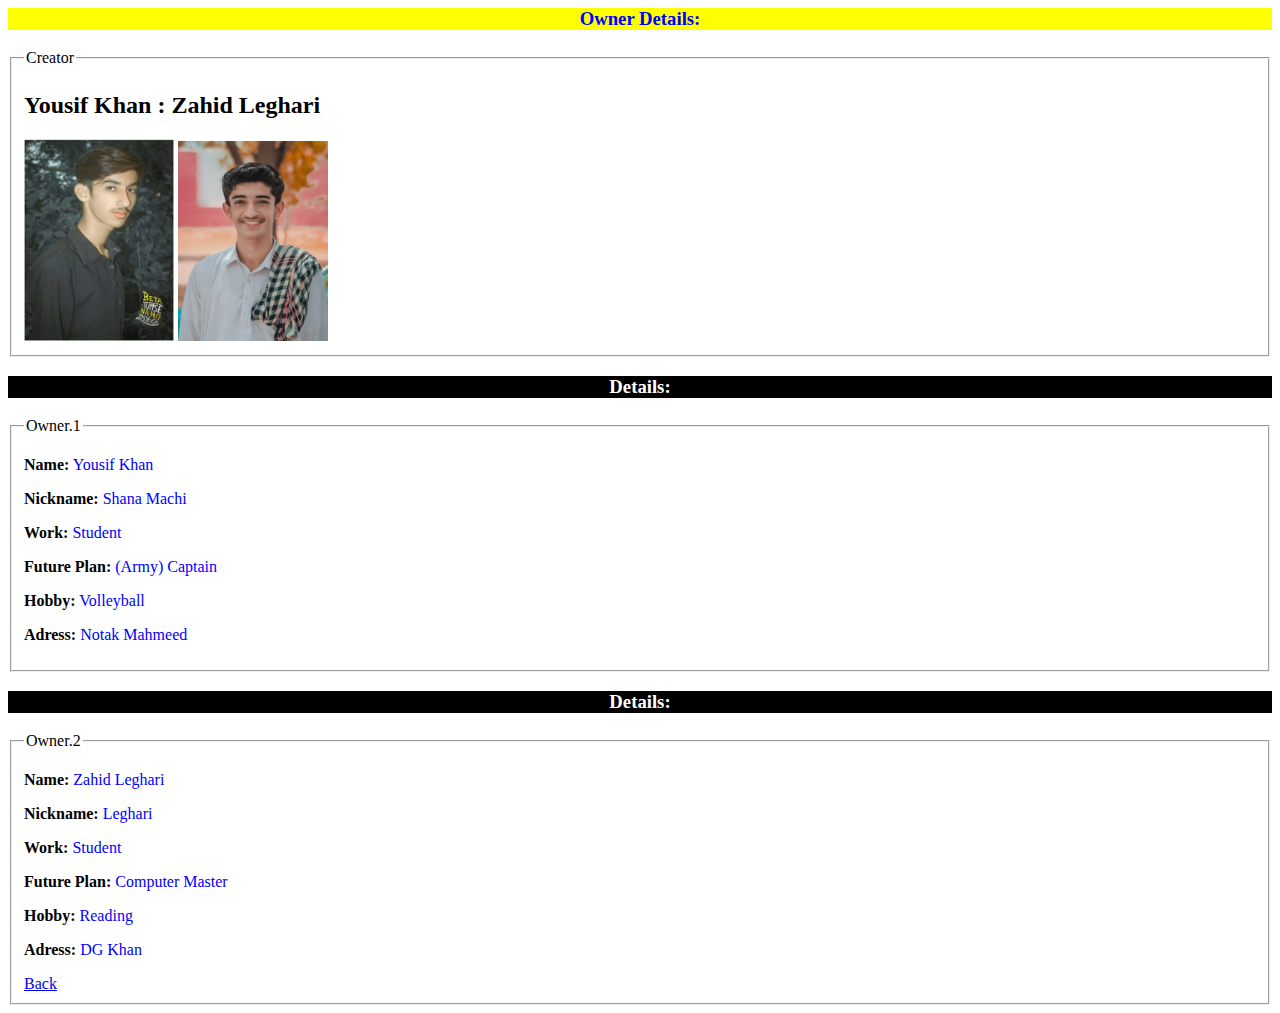
<file: Creator.html>
<!DOCTYPE>
<html lang="en">
<head> 
</head>
<body>
<h3 style="text-align:center;color:blue;background-color:yellow">Owner Details:</h3>
  <fieldset>
    <legend>Creator</legend>
  <h2>Yousif Khan : Zahid Leghari</h2> 
<img src="Y2.jpg" alt="My Photo" width=150 height="202">

<img src="z2.jpg" alt="My Photo" width=150 height="200">
</fieldset>


</head>
<body>
    <div class="info-box">
        <h3 style=text-align:center;color:white;background-color:black>Details:</h3>
        <fieldset>
          <legend>Owner.1</legend>
        <p style=color:black><strong>Name:</strong> 
        <span class="name" style=color:blue> Yousif Khan</span></p>
        <p style=color:black><strong>Nickname:</strong> <span class="nickname" style="color:blue">Shana Machi</span></p>
        <p style=color:black><strong>Work:</strong> <span class="work"style="color:blue">Student</span></p>
        <p style=color:black><strong>Future Plan:</strong>
        <span class="future plan" style="color:blue" style="color:blue">(Army) Captain</span></p>
        <p style=color:black><strong>Hobby:</strong>
        <span class="Volleyball"style="color:blue">Volleyball</span></p>
           <p style=color:black><strong>Adress:</strong>
        <span class="adress"style="color:blue">Notak Mahmeed</span></p>
    </div>
            <h3 style=text-align:center;color:white;background-color:black>Details:</h3>
            <fieldset>
          <legend>Owner.2</legend>
        <p style=color:black><strong>Name:</strong> 
        <span class="name" style=color:blue> Zahid Leghari</span></p>
        <p style=color:black><strong>Nickname:</strong> <span class="nickname" style="color:blue">Leghari</span></p>
        <p style=color:black><strong>Work:</strong> <span class="work"style="color:blue">Student</span></p>
        <p style=color:black><strong>Future Plan:</strong>
        <span class="future plan" style="color:blue" style="color:blue">Computer Master</span></p>
        <p style=color:black><strong>Hobby:</strong>
        <span class="Volleyball"style="color:blue">Reading</span></p>
                   <p style=color:black><strong>Adress:</strong>
        <span class="adress"style="color:blue">DG Khan</span></p>
    </div>
        <a href="subpage.html">Back</a>
    
    


</body>
</html>
</file>
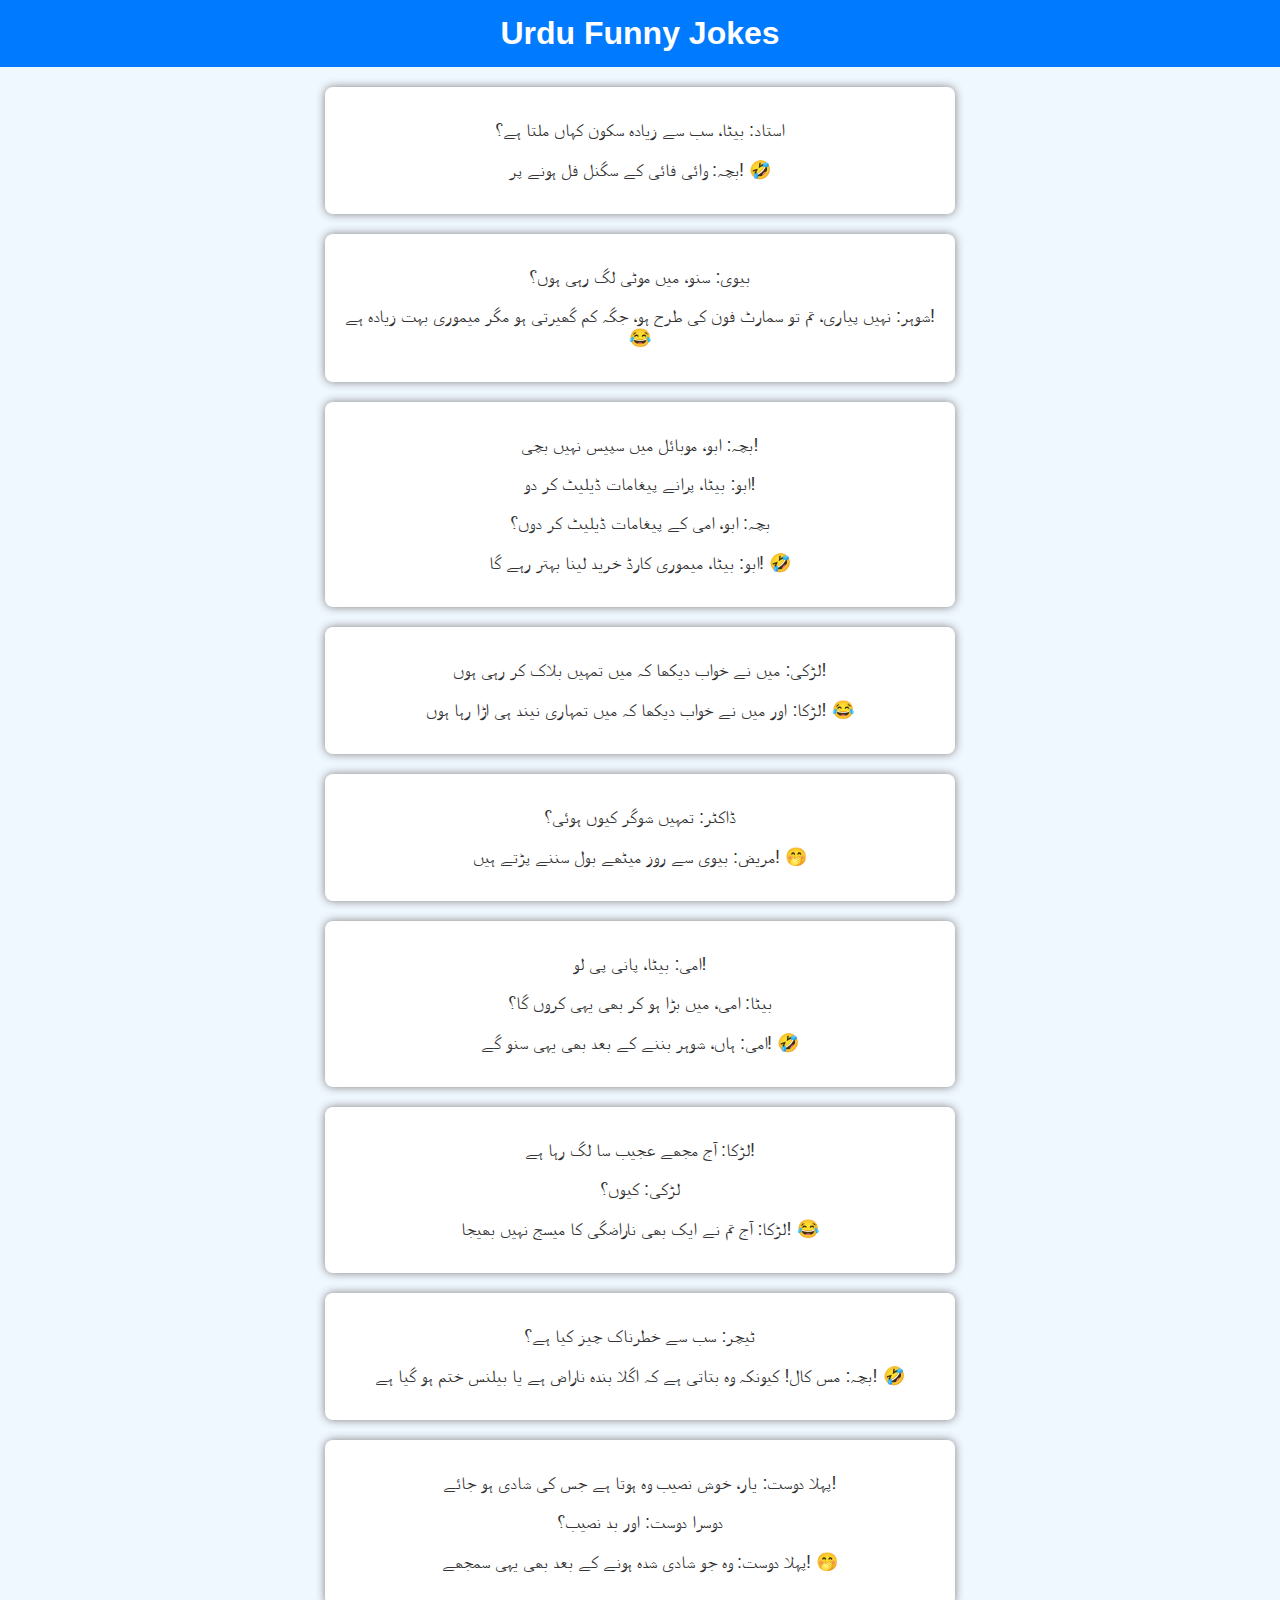
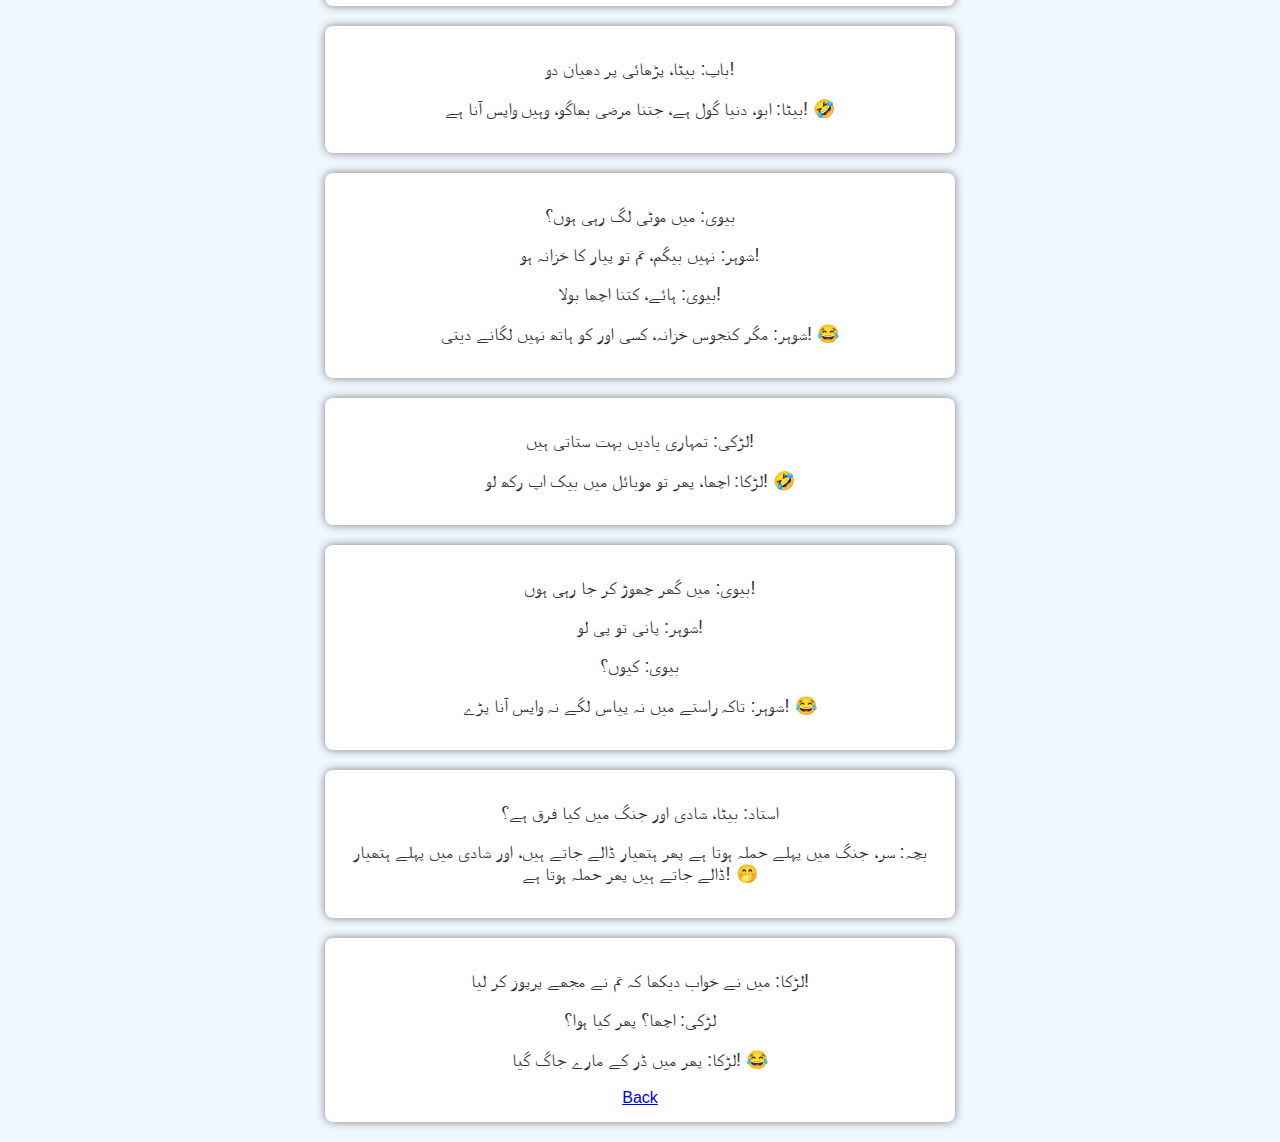
<file: jokes.html>
<!DOCTYPE html>
<html lang="ur">
<head>
    <meta charset="UTF-8">
    <meta name="viewport" content="width=device-width, initial-scale=1.0">
    <title>Funny Urdu Jokes</title>
    <style>
        body {
            font-family: 'Noto Nastaliq Urdu', Arial, sans-serif;
            text-align: center;
            background-color: #f0f8ff;
            margin: 0;
            padding: 0;
        }
        h1 {
            background-color: #007bff;
            color: white;
            padding: 15px;
            margin: 0;
        }
        .joke-container {
            width: 80%;
            max-width: 600px;
            margin: 20px auto;
            padding: 15px;
            background-color: white;
            border-radius: 8px;
            box-shadow: 0px 0px 10px gray;
        }
        p {
            font-size: 18px;
            color: #333;
        }
    </style>
</head>
<body>

    <h1>Urdu Funny Jokes</h1>

    <div class="joke-container">
        <p>استاد: بیٹا، سب سے زیادہ سکون کہاں ملتا ہے؟</p>
        <p>بچہ: وائی فائی کے سگنل فل ہونے پر! 🤣</p>
    </div>

    <div class="joke-container">
        <p>بیوی: سنو، میں موٹی لگ رہی ہوں؟</p>
        <p>شوہر: نہیں پیاری، تم تو سمارٹ فون کی طرح ہو، جگہ کم گھیرتی ہو مگر میموری بہت زیادہ ہے! 😂</p>
    </div>

    <div class="joke-container">
        <p>بچہ: ابو، موبائل میں سپیس نہیں بچی!</p>
        <p>ابو: بیٹا، پرانے پیغامات ڈیلیٹ کر دو!</p>
        <p>بچہ: ابو، امی کے پیغامات ڈیلیٹ کر دوں؟</p>
        <p>ابو: بیٹا، میموری کارڈ خرید لینا بہتر رہے گا! 🤣</p>
    </div>

    <div class="joke-container">
        <p>لڑکی: میں نے خواب دیکھا کہ میں تمہیں بلاک کر رہی ہوں!</p>
        <p>لڑکا: اور میں نے خواب دیکھا کہ میں تمہاری نیند ہی اڑا رہا ہوں! 😂</p>
    </div>

    <div class="joke-container">
        <p>ڈاکٹر: تمہیں شوگر کیوں ہوئی؟</p>
        <p>مریض: بیوی سے روز میٹھے بول سننے پڑتے ہیں! 🤭</p>
    </div>

    <div class="joke-container">
        <p>امی: بیٹا، پانی پی لو!</p>
        <p>بیٹا: امی، میں بڑا ہو کر بھی یہی کروں گا؟</p>
        <p>امی: ہاں، شوہر بننے کے بعد بھی یہی سنو گے! 🤣</p>
    </div>

    <div class="joke-container">
        <p>لڑکا: آج مجھے عجیب سا لگ رہا ہے!</p>
        <p>لڑکی: کیوں؟</p>
        <p>لڑکا: آج تم نے ایک بھی ناراضگی کا میسج نہیں بھیجا! 😂</p>
    </div>

    <div class="joke-container">
        <p>ٹیچر: سب سے خطرناک چیز کیا ہے؟</p>
        <p>بچہ: مس کال! کیونکہ وہ بتاتی ہے کہ اگلا بندہ ناراض ہے یا بیلنس ختم ہو گیا ہے! 🤣</p>
    </div>

    <div class="joke-container">
        <p>پہلا دوست: یار، خوش نصیب وہ ہوتا ہے جس کی شادی ہو جائے!</p>
        <p>دوسرا دوست: اور بد نصیب؟</p>
        <p>پہلا دوست: وہ جو شادی شدہ ہونے کے بعد بھی یہی سمجھے! 🤭</p>
    </div>

    <div class="joke-container">
        <p>باپ: بیٹا، پڑھائی پر دھیان دو!</p>
        <p>بیٹا: ابو، دنیا گول ہے، جتنا مرضی بھاگو، وہیں واپس آنا ہے! 🤣</p>
    </div>

    <div class="joke-container">
        <p>بیوی: میں موٹی لگ رہی ہوں؟</p>
        <p>شوہر: نہیں بیگم، تم تو پیار کا خزانہ ہو!</p>
        <p>بیوی: ہائے، کتنا اچھا بولا!</p>
        <p>شوہر: مگر کنجوس خزانہ، کسی اور کو ہاتھ نہیں لگانے دیتی! 😂</p>
    </div>

    <div class="joke-container">
        <p>لڑکی: تمہاری یادیں بہت ستاتی ہیں!</p>
        <p>لڑکا: اچھا، پھر تو موبائل میں بیک اپ رکھ لو! 🤣</p>
    </div>

    <div class="joke-container">
        <p>بیوی: میں گھر چھوڑ کر جا رہی ہوں!</p>
        <p>شوہر: پانی تو پی لو!</p>
        <p>بیوی: کیوں؟</p>
        <p>شوہر: تاکہ راستے میں نہ پیاس لگے نہ واپس آنا پڑے! 😂</p>
    </div>

    <div class="joke-container">
        <p>استاد: بیٹا، شادی اور جنگ میں کیا فرق ہے؟</p>
        <p>بچہ: سر، جنگ میں پہلے حملہ ہوتا ہے پھر ہتھیار ڈالے جاتے ہیں، اور شادی میں پہلے ہتھیار ڈالے جاتے ہیں پھر حملہ ہوتا ہے! 🤭</p>
    </div>

    <div class="joke-container">
        <p>لڑکا: میں نے خواب دیکھا کہ تم نے مجھے پرپوز کر لیا!</p>
        <p>لڑکی: اچھا؟ پھر کیا ہوا؟</p>
        <p>لڑکا: پھر میں ڈر کے مارے جاگ گیا! 😂</p>
        <a href="subpage.html">Back</a></div>
    

</body>
</html>
</file>
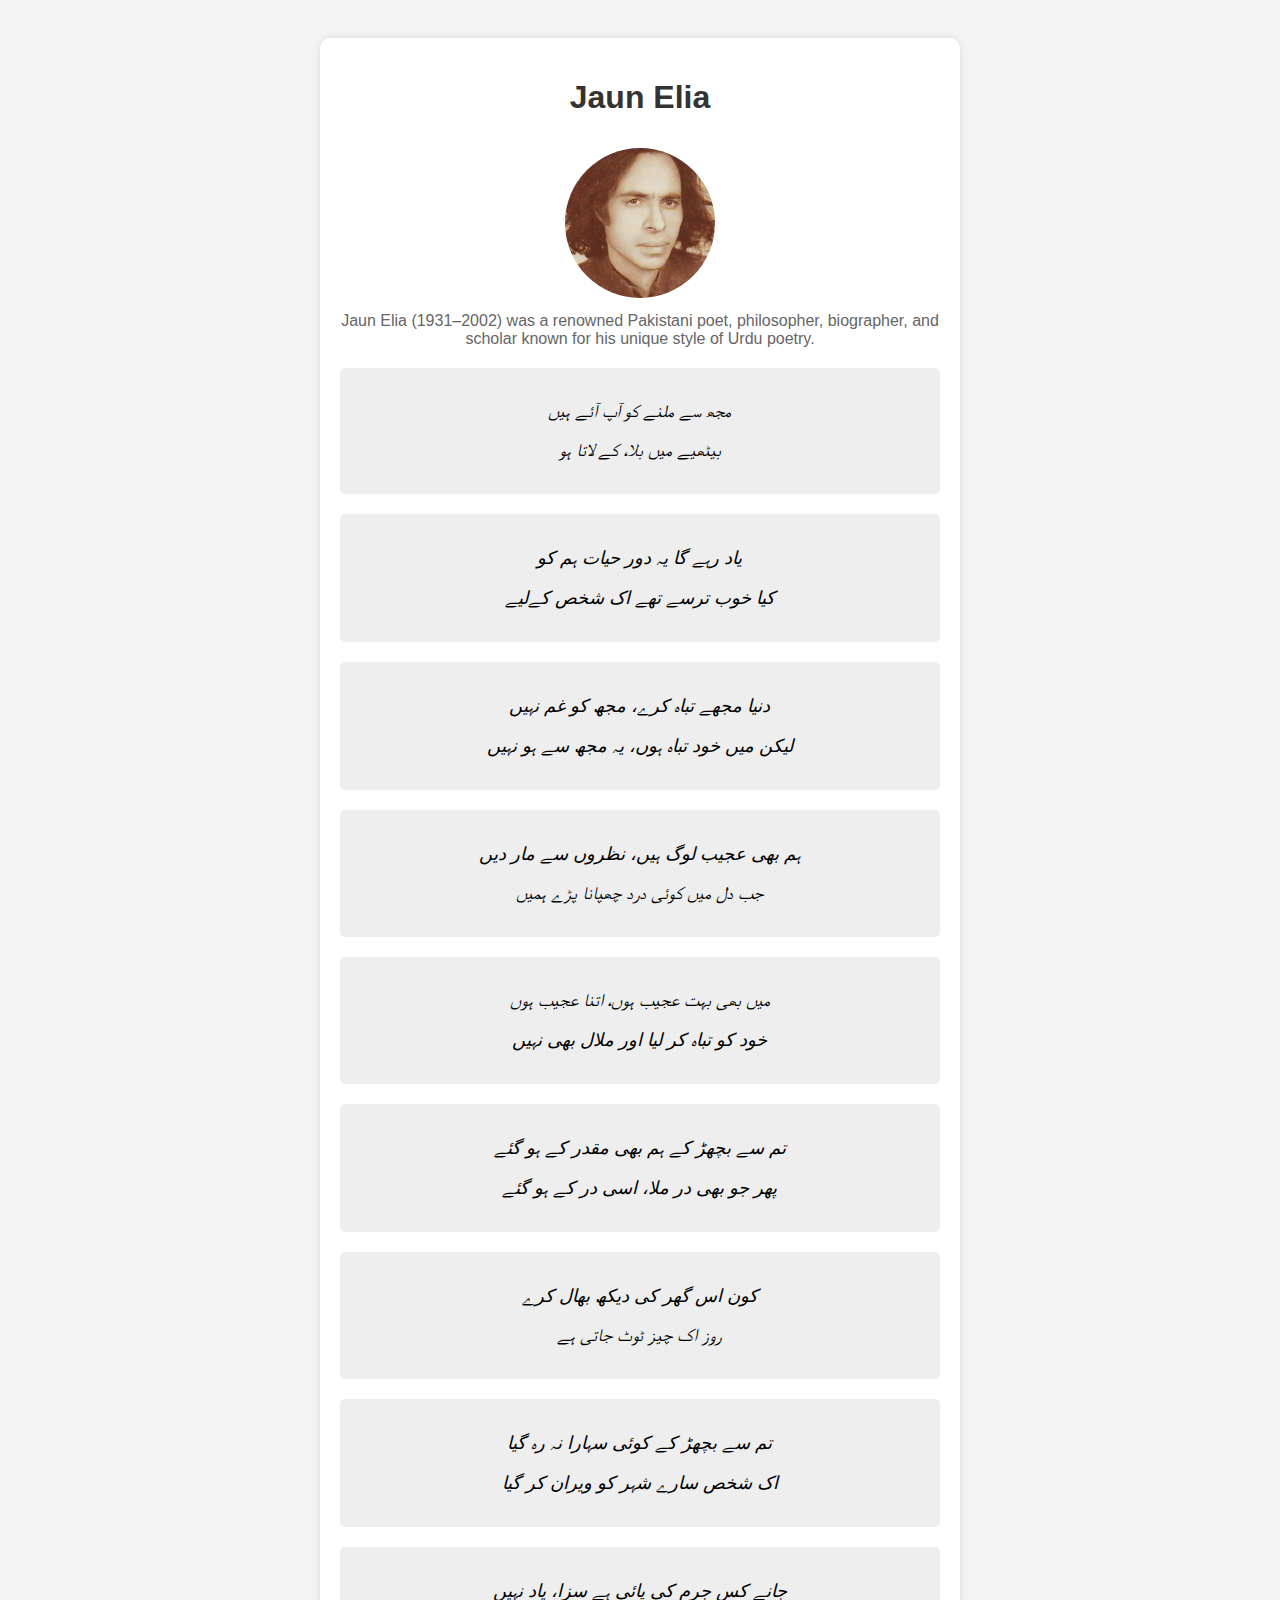
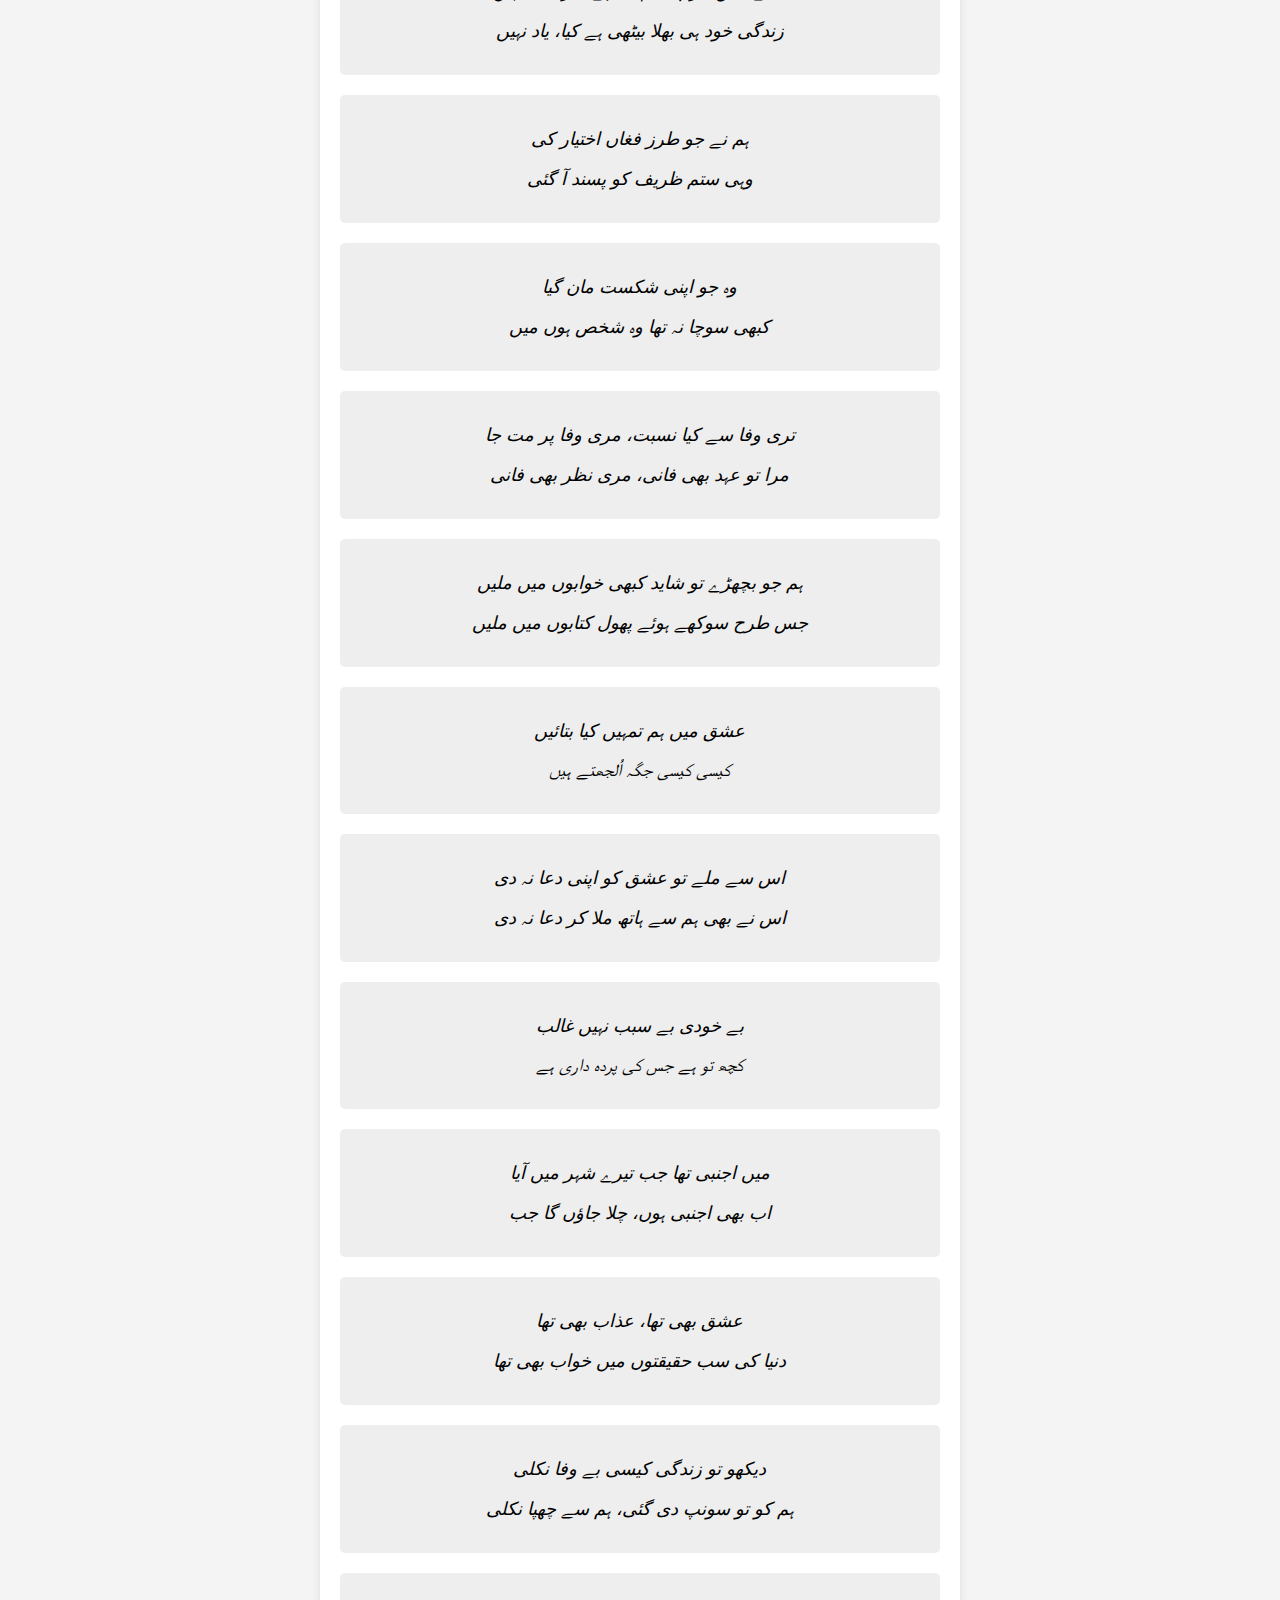
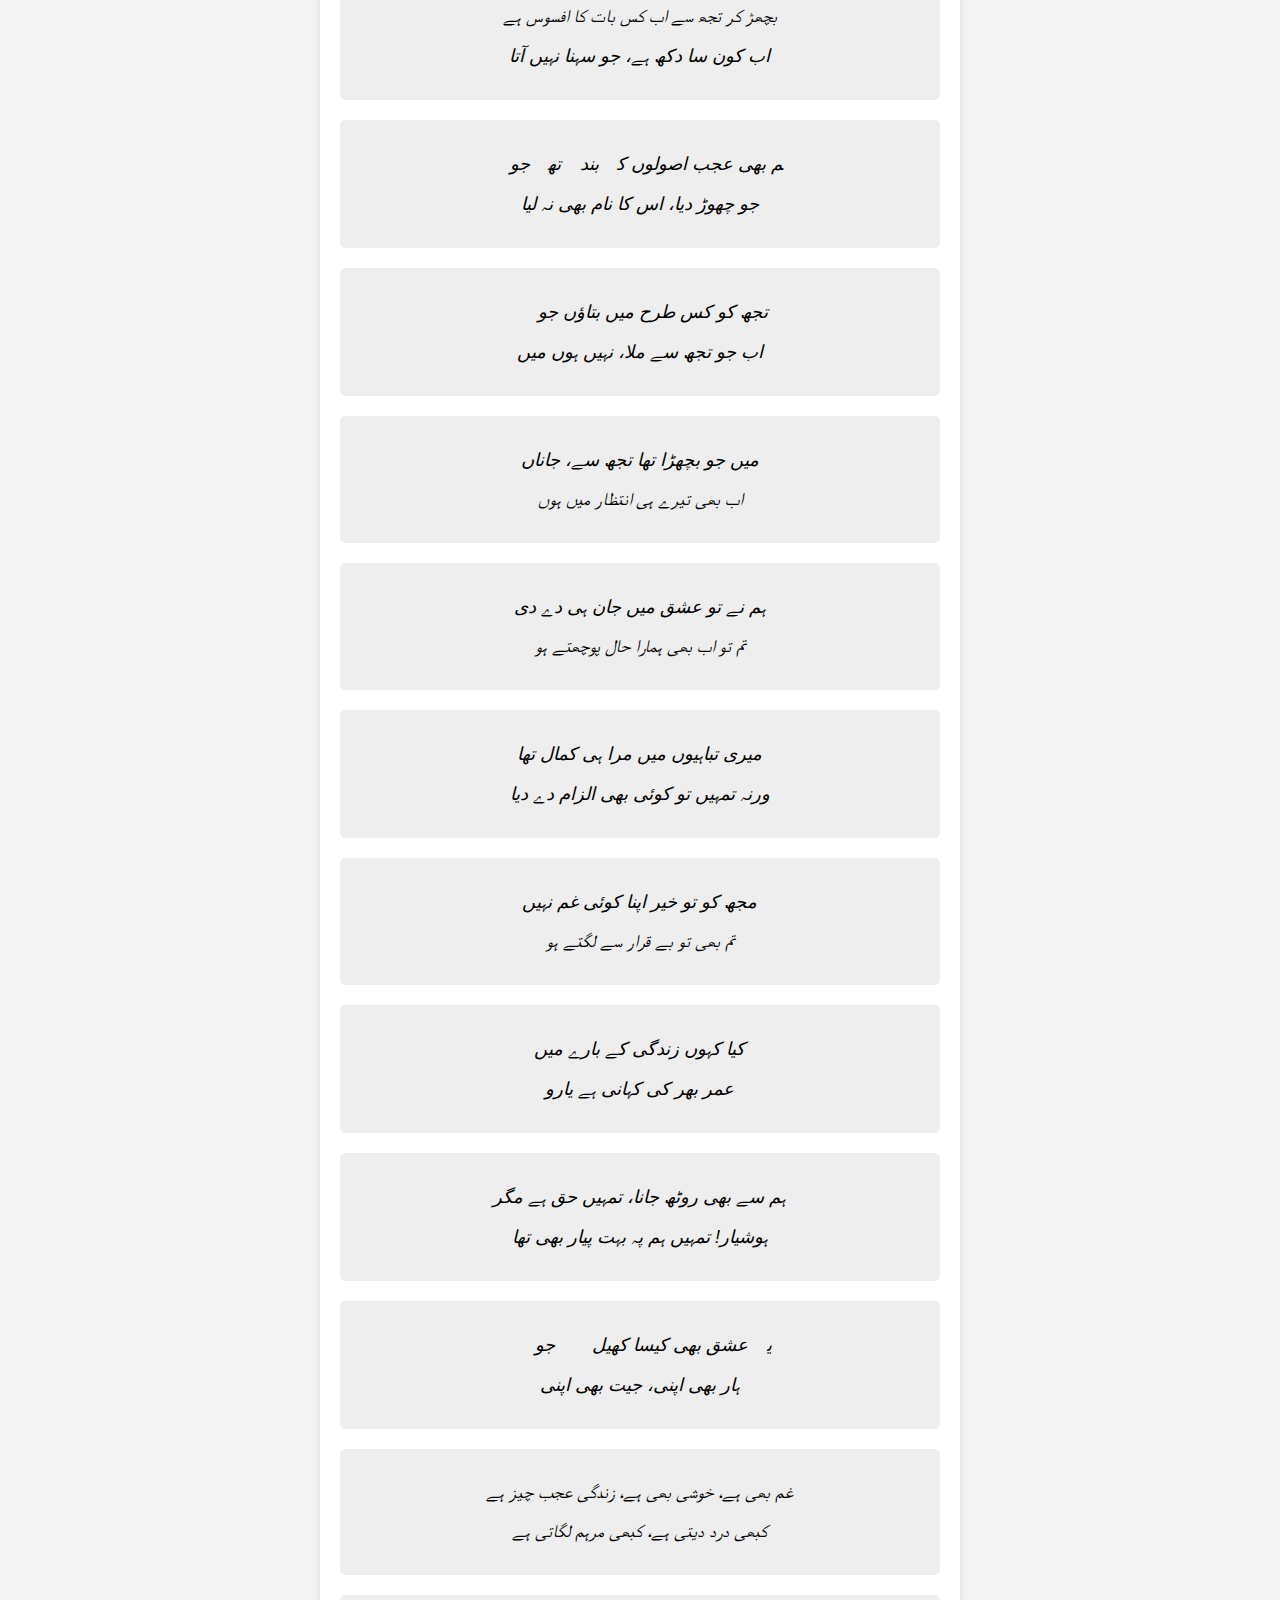
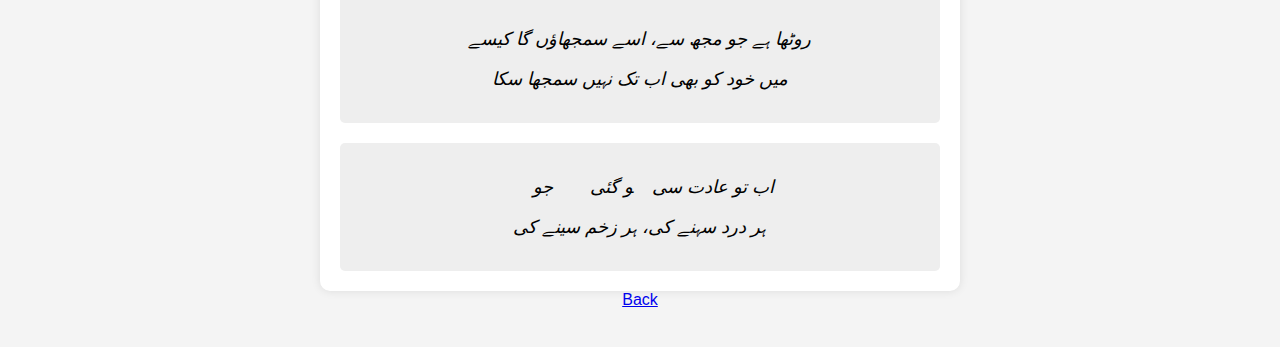
<file: poetry.html>
<!DOCTYPE html>
<html lang="en">
<head>
    <meta charset="UTF-8">
    <meta name="viewport" content="width=device-width, initial-scale=1.0">
    <title>Poetry Page</title>
    <style>
        body {
            font-family: Arial, sans-serif;
            background-color: #f4f4f4;
            text-align: center;
            padding: 30px;
        }
        .container {
            background: white;
            padding: 20px;
            max-width: 600px;
            margin: auto;
            border-radius: 10px;
            box-shadow: 0 0 10px rgba(0, 0, 0, 0.1);
        }
        .poet-img {
            width: 150px;
            height: 150px;
            border-radius: 50%;
            object-fit: cover;
            margin-top: 10px;
        }
        h1 {
            color: #333;
        }
        .bio {
            font-size: 16px;
            color: #666;
            margin: 10px 0;
        }
        .poetry {
            font-size: 18px;
            color: #000;
            font-style: italic;
            margin-top: 20px;
            background: #eee;
            padding: 15px;
            border-radius: 5px;
        }
    </style>
</head>
<body>

    <div class="container">
        <h1>Jaun Elia</h1>
        <img src="John.jpg" alt="Jaun Elia" class="poet-img">
        <p class="bio">
            Jaun Elia (1931–2002) was a renowned Pakistani poet, philosopher, biographer, and scholar known for his unique style of Urdu poetry. 

    
       <div class="poetry">
              <p>
            مجھ سے ملنے کو آپ آئے ہیں</p>
        <p>بیٹھیے میں بلا، کے لاتا ہو</p>
     
        
        
        </div>

        <div class="poetry">
<p>یاد رہے گا یہ دور حیات ہم کو</p>
      <p>کیا خوب ترسے تھے اک شخص کےلیے</p>
        </div>
<div class="poetry">
    <p>دنیا مجھے تباہ کرے، مجھ کو غم نہیں</p>
    <p>لیکن میں خود تباہ ہوں، یہ مجھ سے ہو نہیں</p>
</div>

<div class="poetry">
    <p>ہم بھی عجیب لوگ ہیں، نظروں سے مار دیں</p>
    <p>جب دل میں کوئی درد چھپانا پڑے ہمیں</p>
</div>

<div class="poetry">
    <p>میں بھی بہت عجیب ہوں، اتنا عجیب ہوں</p>
    <p>خود کو تباہ کر لیا اور ملال بھی نہیں</p>
</div>

<div class="poetry">
    <p>تم سے بچھڑ کے ہم بھی مقدر کے ہو گئے</p>
    <p>پھر جو بھی در ملا، اسی در کے ہو گئے</p>
</div>

<div class="poetry">
    <p>کون اس گھر کی دیکھ بھال کرے</p>
    <p>روز اک چیز ٹوٹ جاتی ہے</p>
</div>

<div class="poetry">
    <p>تم سے بچھڑ کے کوئی سہارا نہ رہ گیا</p>
    <p>اک شخص سارے شہر کو ویران کر گیا</p>
</div>

<div class="poetry">
    <p>جانے کس جرم کی پائی ہے سزا، یاد نہیں</p>
    <p>زندگی خود ہی بھلا بیٹھی ہے کیا، یاد نہیں</p>
</div>

<div class="poetry">
    <p>ہم نے جو طرز فغاں اختیار کی</p>
    <p>وہی ستم ظریف کو پسند آ گئی</p>
</div>

<div class="poetry">
    <p>وہ جو اپنی شکست مان گیا</p>
    <p>کبھی سوچا نہ تھا وہ شخص ہوں میں</p>
</div>

<div class="poetry">
    <p>تری وفا سے کیا نسبت، مری وفا پر مت جا</p>
    <p>مرا تو عہد بھی فانی، مری نظر بھی فانی</p>
</div>

<div class="poetry">
    <p>ہم جو بچھڑے تو شاید کبھی خوابوں میں ملیں</p>
    <p>جس طرح سوکھے ہوئے پھول کتابوں میں ملیں</p>
</div>

<div class="poetry">
    <p>عشق میں ہم تمہیں کیا بتائیں</p>
    <p>کیسی کیسی جگہ اُلجھتے ہیں</p>
</div>

<div class="poetry">
    <p>اس سے ملے تو عشق کو اپنی دعا نہ دی</p>
    <p>اس نے بھی ہم سے ہاتھ ملا کر دعا نہ دی</p>
</div>

<div class="poetry">
    <p>بے خودی بے سبب نہیں غالب</p>
    <p>کچھ تو ہے جس کی پردہ داری ہے</p>
</div>

<div class="poetry">
    <p>میں اجنبی تھا جب تیرے شہر میں آیا</p>
    <p>اب بھی اجنبی ہوں، چلا جاؤں گا جب</p>
</div>

<div class="poetry">
    <p>عشق بھی تھا، عذاب بھی تھا</p>
    <p>دنیا کی سب حقیقتوں میں خواب بھی تھا</p>
</div>

<div class="poetry">
    <p>دیکھو تو زندگی کیسی بے وفا نکلی</p>
    <p>ہم کو تو سونپ دی گئی، ہم سے چھپا نکلی</p>
</div>

<div class="poetry">
    <p>بچھڑ کر تجھ سے اب کس بات کا افسوس ہے</p>
    <p>اب کون سا دکھ ہے، جو سہنا نہیں آتا</p>
</div>

<div class="poetry">
    <p>ہم بھی عجب اصولوں کے بندے تھے جونؔ</p>
    <p>جو چھوڑ دیا، اس کا نام بھی نہ لیا</p>
</div>

<div class="poetry">
    <p>تجھ کو کس طرح میں بتاؤں جونؔ</p>
    <p>اب جو تجھ سے ملا، نہیں ہوں میں</p>
</div>

<div class="poetry">
    <p>میں جو بچھڑا تھا تجھ سے، جاناں</p>
    <p>اب بھی تیرے ہی انتظار میں ہوں</p>
</div>

<div class="poetry">
    <p>ہم نے تو عشق میں جان ہی دے دی</p>
    <p>تم تو اب بھی ہمارا حال پوچھتے ہو</p>
</div>

<div class="poetry">
    <p>میری تباہیوں میں مرا ہی کمال تھا</p>
    <p>ورنہ تمہیں تو کوئی بھی الزام دے دیا</p>
</div>

<div class="poetry">
    <p>مجھ کو تو خیر اپنا کوئی غم نہیں</p>
    <p>تم بھی تو بے قرار سے لگتے ہو</p>
</div>

<div class="poetry">
    <p>کیا کہوں زندگی کے بارے میں</p>
    <p>عمر بھر کی کہانی ہے یارو</p>
</div>

<div class="poetry">
    <p>ہم سے بھی روٹھ جانا، تمہیں حق ہے مگر</p>
    <p>ہوشیار! تمہیں ہم پہ بہت پیار بھی تھا</p>
</div>

<div class="poetry">
    <p>یہ عشق بھی کیسا کھیل ہے جونؔ</p>
    <p>ہار بھی اپنی، جیت بھی اپنی</p>
</div>

<div class="poetry">
    <p>غم بھی ہے، خوشی بھی ہے، زندگی عجب چیز ہے</p>
    <p>کبھی درد دیتی ہے، کبھی مرہم لگاتی ہے</p>
</div>

<div class="poetry">
    <p>روٹھا ہے جو مجھ سے، اسے سمجھاؤں گا کیسے</p>
    <p>میں خود کو بھی اب تک نہیں سمجھا سکا</p>
</div>

<div class="poetry">
    <p>اب تو عادت سی ہو گئی ہے جونؔ</p>
    <p>ہر درد سہنے کی، ہر زخم سینے کی</p>
</div>
    </div>
    <a href="subpage.html">Back</a>

</body>
</html>
</file>
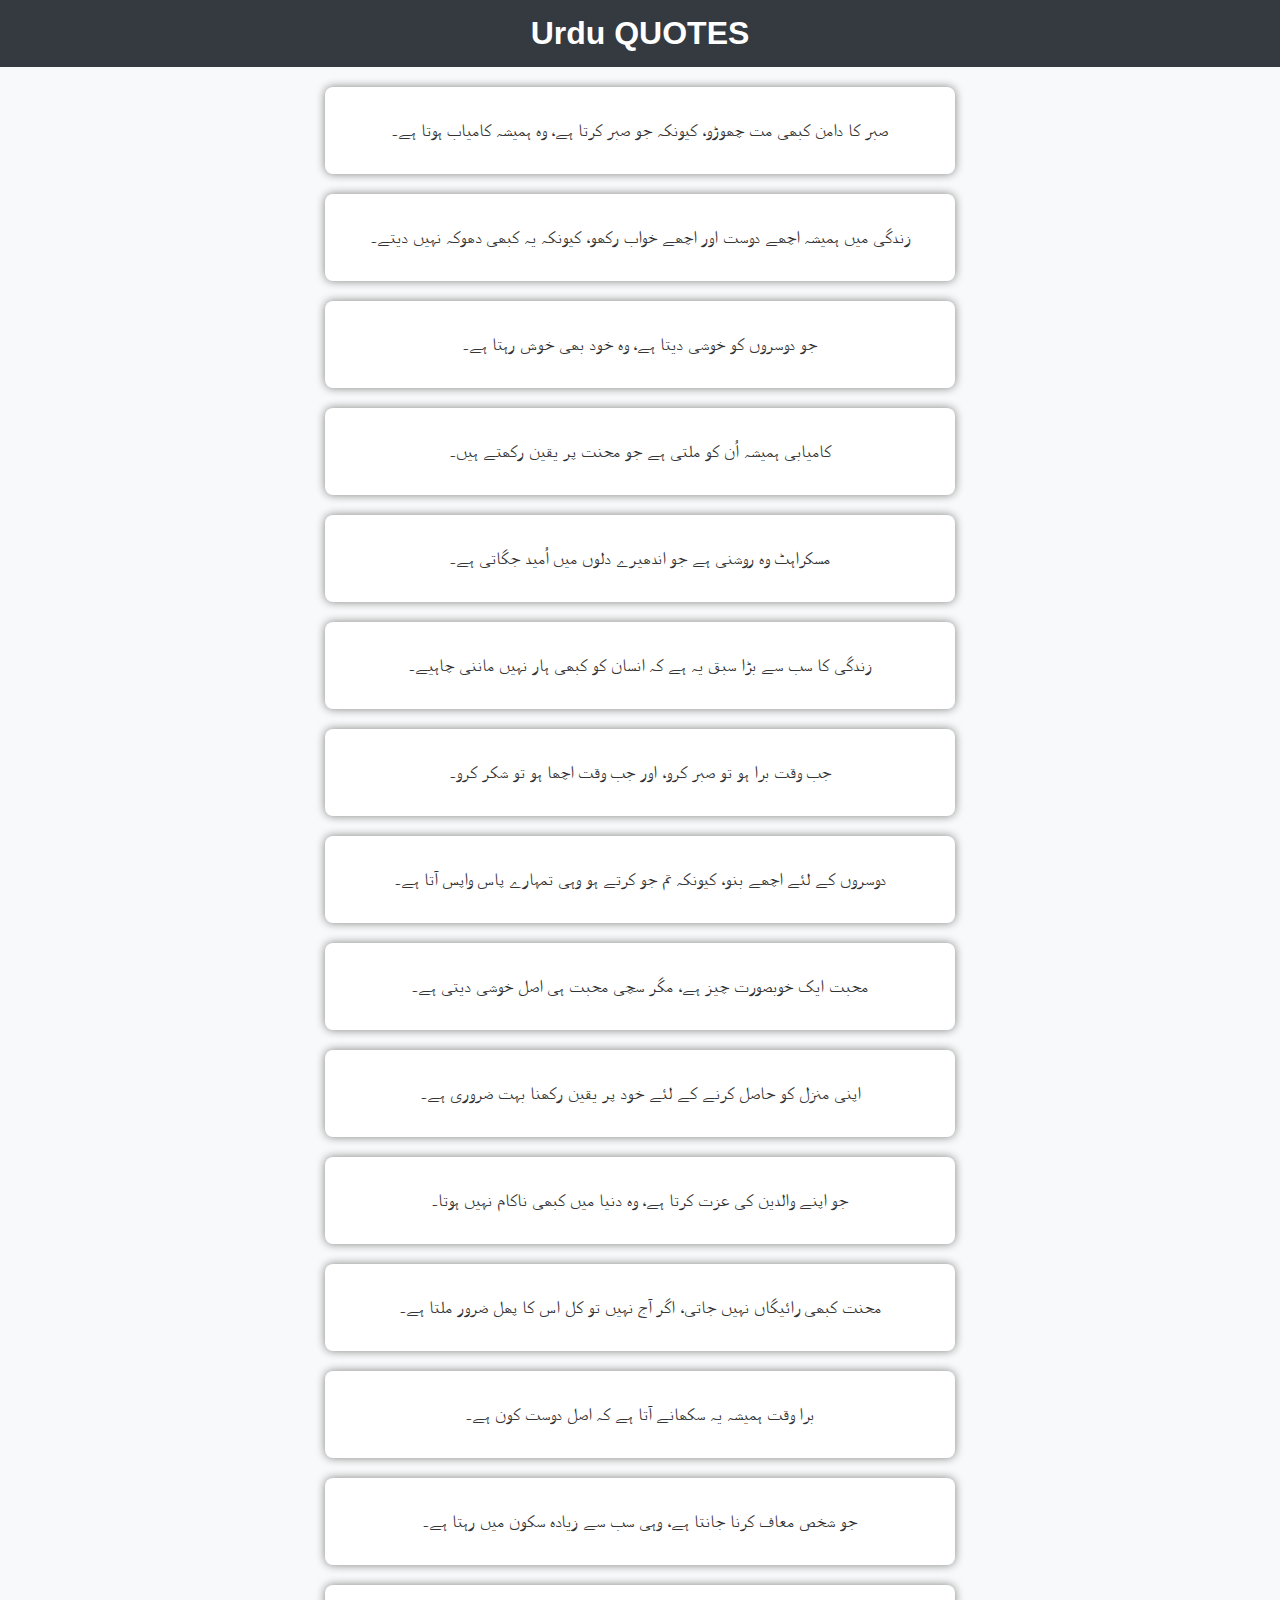
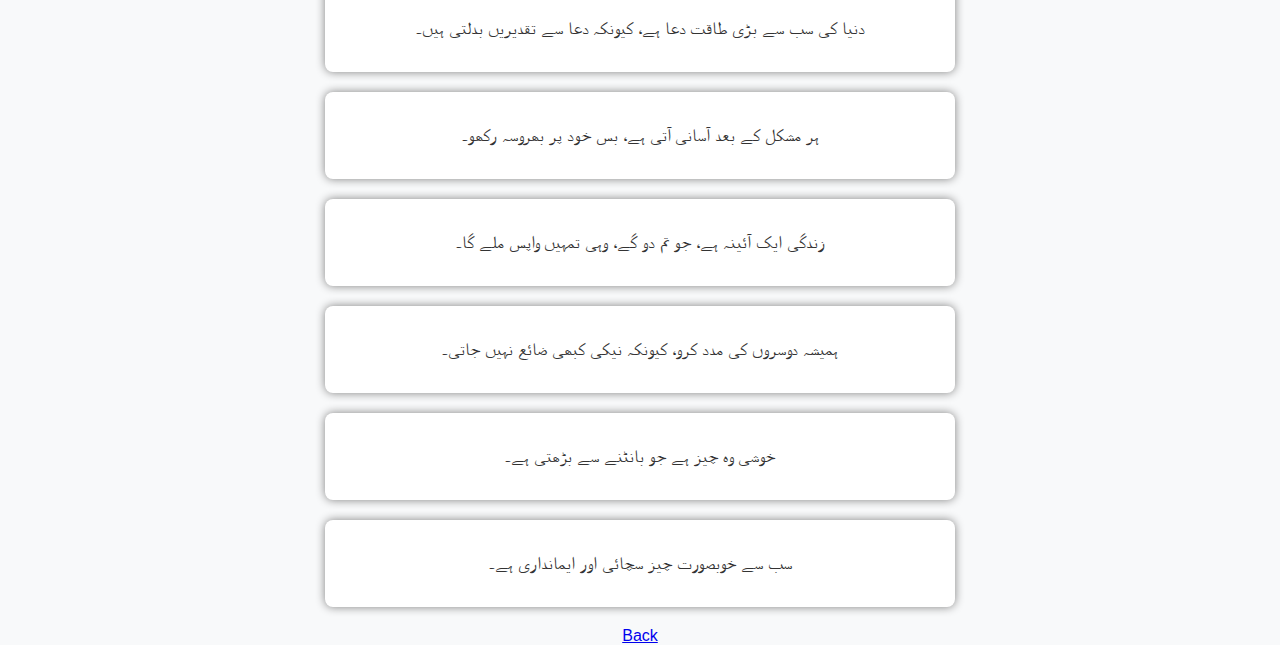
<file: quotes.html>
<!DOCTYPE html>
<html lang="ur">
<head>
    <meta charset="UTF-8">
    <meta name="viewport" content="width=device-width, initial-scale=1.0">
    <title>Best Urdu Quotes</title>
    <style>
        body {
            font-family: 'Noto Nastaliq Urdu', Arial, sans-serif;
            text-align: center;
            background-color: #f8f9fa;
            margin: 0;
            padding: 0;
        }
        h1 {
            background-color: #343a40;
            color: white;
            padding: 15px;
            margin: 0;
        }
        .quote-container {
            width: 80%;
            max-width: 600px;
            margin: 20px auto;
            padding: 15px;
            background-color: white;
            border-radius: 8px;
            box-shadow: 0px 0px 10px gray;
        }
        p {
            font-size: 18px;
            color: #333;
        }
    </style>
</head>
<body>

    <h1>Urdu QUOTES</h1>

    <div class="quote-container">
        <p>صبر کا دامن کبھی مت چھوڑو، کیونکہ جو صبر کرتا ہے، وہ ہمیشہ کامیاب ہوتا ہے۔</p>
    </div>

    <div class="quote-container">
        <p>زندگی میں ہمیشہ اچھے دوست اور اچھے خواب رکھو، کیونکہ یہ کبھی دھوکہ نہیں دیتے۔</p>
    </div>

    <div class="quote-container">
        <p>جو دوسروں کو خوشی دیتا ہے، وہ خود بھی خوش رہتا ہے۔</p>
    </div>

    <div class="quote-container">
        <p>کامیابی ہمیشہ اُن کو ملتی ہے جو محنت پر یقین رکھتے ہیں۔</p>
    </div>

    <div class="quote-container">
        <p>مسکراہٹ وہ روشنی ہے جو اندھیرے دلوں میں اُمید جگاتی ہے۔</p>
    </div>

    <div class="quote-container">
        <p>زندگی کا سب سے بڑا سبق یہ ہے کہ انسان کو کبھی ہار نہیں ماننی چاہیے۔</p>
    </div>

    <div class="quote-container">
        <p>جب وقت برا ہو تو صبر کرو، اور جب وقت اچھا ہو تو شکر کرو۔</p>
    </div>

    <div class="quote-container">
        <p>دوسروں کے لئے اچھے بنو، کیونکہ تم جو کرتے ہو وہی تمہارے پاس واپس آتا ہے۔</p>
    </div>

    <div class="quote-container">
        <p>محبت ایک خوبصورت چیز ہے، مگر سچی محبت ہی اصل خوشی دیتی ہے۔</p>
    </div>

    <div class="quote-container">
        <p>اپنی منزل کو حاصل کرنے کے لئے خود پر یقین رکھنا بہت ضروری ہے۔</p>
    </div>

    <div class="quote-container">
        <p>جو اپنے والدین کی عزت کرتا ہے، وہ دنیا میں کبھی ناکام نہیں ہوتا۔</p>
    </div>

    <div class="quote-container">
        <p>محنت کبھی رائیگاں نہیں جاتی، اگر آج نہیں تو کل اس کا پھل ضرور ملتا ہے۔</p>
    </div>

    <div class="quote-container">
        <p>برا وقت ہمیشہ یہ سکھانے آتا ہے کہ اصل دوست کون ہے۔</p>
    </div>

    <div class="quote-container">
        <p>جو شخص معاف کرنا جانتا ہے، وہی سب سے زیادہ سکون میں رہتا ہے۔</p>
    </div>

    <div class="quote-container">
        <p>دنیا کی سب سے بڑی طاقت دعا ہے، کیونکہ دعا سے تقدیریں بدلتی ہیں۔</p>
    </div>

    <div class="quote-container">
        <p>ہر مشکل کے بعد آسانی آتی ہے، بس خود پر بھروسہ رکھو۔</p>
    </div>

    <div class="quote-container">
        <p>زندگی ایک آئینہ ہے، جو تم دو گے، وہی تمہیں واپس ملے گا۔</p>
    </div>

    <div class="quote-container">
        <p>ہمیشہ دوسروں کی مدد کرو، کیونکہ نیکی کبھی ضائع نہیں جاتی۔</p>
    </div>

    <div class="quote-container">
        <p>خوشی وہ چیز ہے جو بانٹنے سے بڑھتی ہے۔</p>
    </div>

    <div class="quote-container">
        <p>سب سے خوبصورت چیز سچائی اور ایمانداری ہے۔</p>
    </div>
        <a href="subpage.html">Back</a>

</body>
</html>
</file>
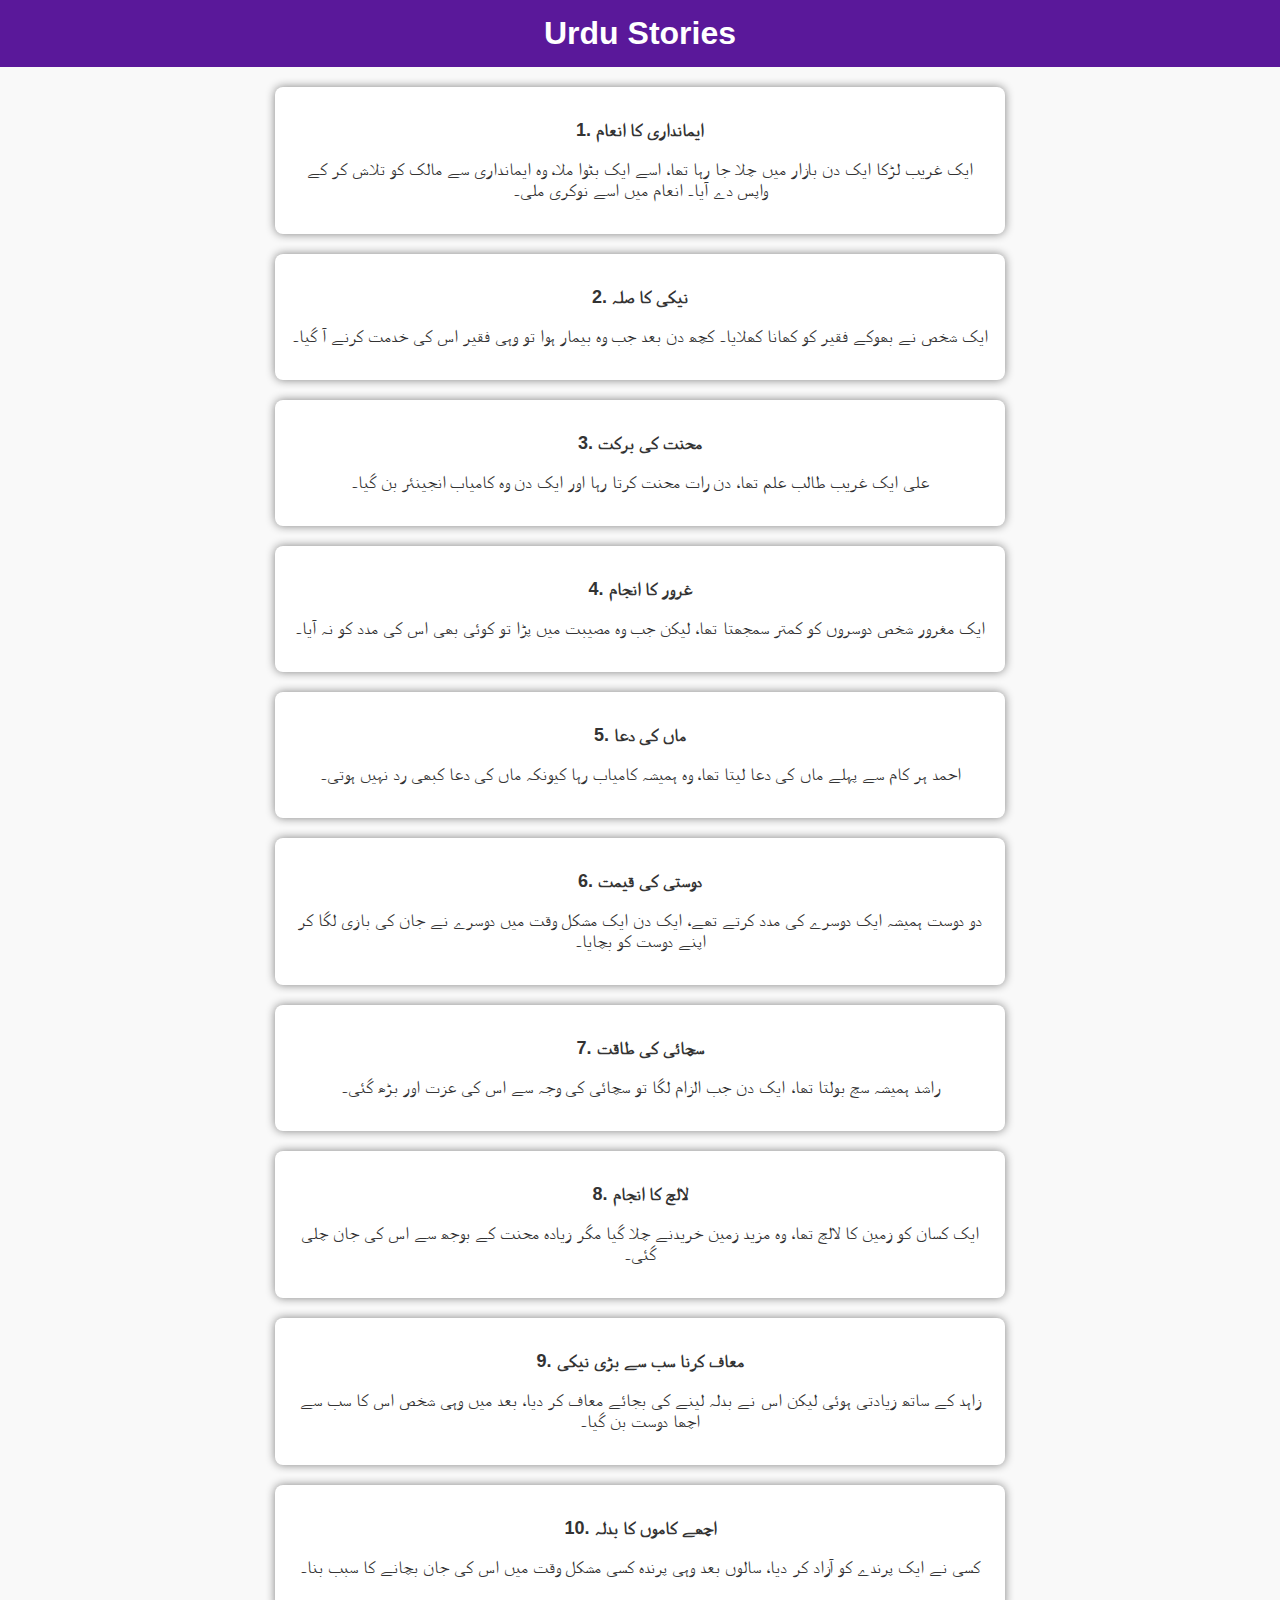
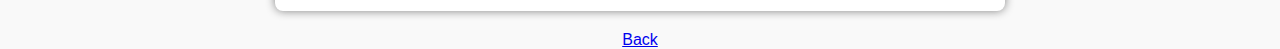
<file: stories.html>
<!DOCTYPE html>
<html lang="ur">
<head>
    <meta charset="UTF-8">
    <meta name="viewport" content="width=device-width, initial-scale=1.0">
    <title>Short Urdu Stories</title>
    <style>
        body {
            font-family: 'Noto Nastaliq Urdu', Arial, sans-serif;
            text-align: center;
            background-color: #f9f9f9;
            margin: 0;
            padding: 0;
        }
        h1 {
            background-color: #5a189a;
            color: white;
            padding: 15px;
            margin: 0;
        }
        .story-container {
            width: 80%;
            max-width: 700px;
            margin: 20px auto;
            padding: 15px;
            background-color: white;
            border-radius: 8px;
            box-shadow: 0px 0px 10px gray;
        }
        p {
            font-size: 18px;
            color: #333;
        }
    </style>
</head>
<body>

    <h1>Urdu Stories</h1>

    <div class="story-container">
        <p><strong>1. ایمانداری کا انعام</strong></p>
        <p>ایک غریب لڑکا ایک دن بازار میں چلا جا رہا تھا، اسے ایک بٹوا ملا، وہ ایمانداری سے مالک کو تلاش کر کے واپس دے آیا۔ انعام میں اسے نوکری ملی۔</p>
    </div>

    <div class="story-container">
        <p><strong>2. نیکی کا صلہ</strong></p>
        <p>ایک شخص نے بھوکے فقیر کو کھانا کھلایا۔ کچھ دن بعد جب وہ بیمار ہوا تو وہی فقیر اس کی خدمت کرنے آ گیا۔</p>
    </div>

    <div class="story-container">
        <p><strong>3. محنت کی برکت</strong></p>
        <p>علی ایک غریب طالب علم تھا، دن رات محنت کرتا رہا اور ایک دن وہ کامیاب انجینئر بن گیا۔</p>
    </div>

    <div class="story-container">
        <p><strong>4. غرور کا انجام</strong></p>
        <p>ایک مغرور شخص دوسروں کو کمتر سمجھتا تھا، لیکن جب وہ مصیبت میں پڑا تو کوئی بھی اس کی مدد کو نہ آیا۔</p>
    </div>

    <div class="story-container">
        <p><strong>5. ماں کی دعا</strong></p>
        <p>احمد ہر کام سے پہلے ماں کی دعا لیتا تھا، وہ ہمیشہ کامیاب رہا کیونکہ ماں کی دعا کبھی رد نہیں ہوتی۔</p>
    </div>

    <div class="story-container">
        <p><strong>6. دوستی کی قیمت</strong></p>
        <p>دو دوست ہمیشہ ایک دوسرے کی مدد کرتے تھے، ایک دن ایک مشکل وقت میں دوسرے نے جان کی بازی لگا کر اپنے دوست کو بچایا۔</p>
    </div>

    <div class="story-container">
        <p><strong>7. سچائی کی طاقت</strong></p>
        <p>راشد ہمیشہ سچ بولتا تھا، ایک دن جب الزام لگا تو سچائی کی وجہ سے اس کی عزت اور بڑھ گئی۔</p>
    </div>

    <div class="story-container">
        <p><strong>8. لالچ کا انجام</strong></p>
        <p>ایک کسان کو زمین کا لالچ تھا، وہ مزید زمین خریدنے چلا گیا مگر زیادہ محنت کے بوجھ سے اس کی جان چلی گئی۔</p>
    </div>

    <div class="story-container">
        <p><strong>9. معاف کرنا سب سے بڑی نیکی</strong></p>
        <p>زاہد کے ساتھ زیادتی ہوئی لیکن اس نے بدلہ لینے کی بجائے معاف کر دیا، بعد میں وہی شخص اس کا سب سے اچھا دوست بن گیا۔</p>
    </div>

    <div class="story-container">
        <p><strong>10. اچھے کاموں کا بدلہ</strong></p>
        <p>کسی نے ایک پرندے کو آزاد کر دیا، سالوں بعد وہی پرندہ کسی مشکل وقت میں اس کی جان بچانے کا سبب بنا۔</p>
    </div>
    <a href="subpage.html">Back</a>
</body>
</html>
</file>
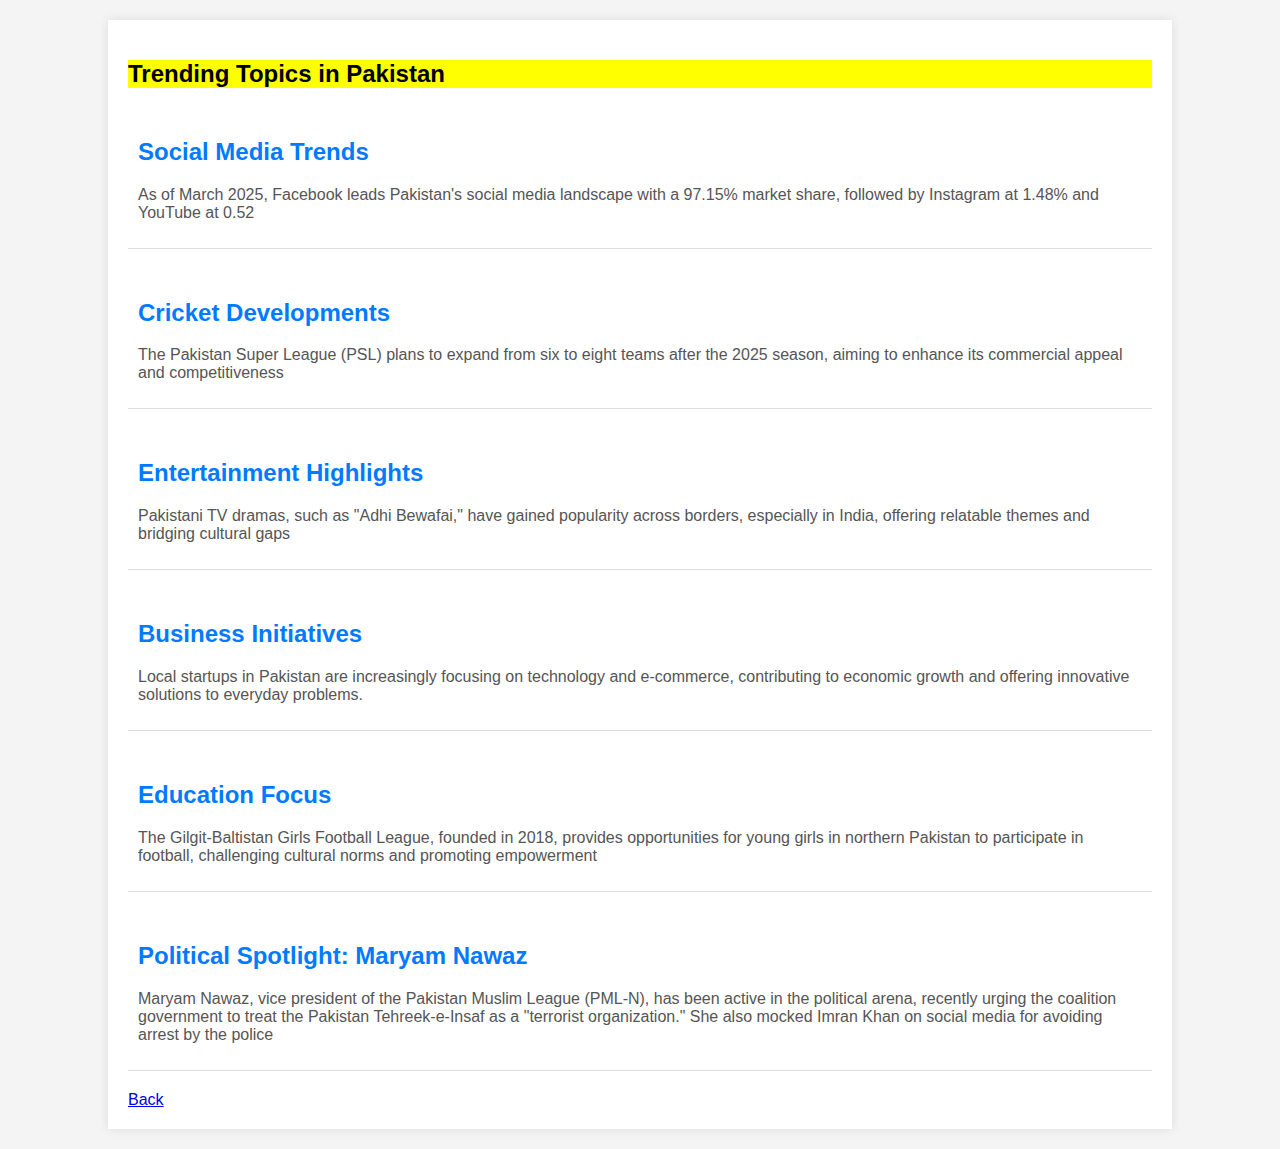
<file: trending (1).html>
<!DOCTYPE html>
<html lang="en">
<head>
    <meta charset="UTF-8">
    <meta name="viewport" content="width=device-width, initial-scale=1.0">
    <title>Trending Topics in Pakistan</title>
    <style>
        body {
            font-family: Arial, sans-serif;
            background-color: #f4f4f4;
            margin: 0;
            padding: 0;
        }
        .container {
            width: 80%;
            margin: 20px auto;
            background-color: #fff;
            padding: 20px;
            box-shadow: 0 0 10px rgba(0, 0, 0, 0.1);
        }
        h1 {
            text-align: center;
            color: #333;
        }
        .topic {
            margin-bottom: 20px;
            padding: 10px;
            border-bottom: 1px solid #ddd;
        }
        .topic h2 {
            color: #007BFF;
        }
        .topic p {
            color: #555;
        }
        .topic a {
            color: #007BFF;
            text-decoration: none;
        }
        .topic a:hover {
            text-decoration: underline;
        }
    </style>
</head>
<body>
    <div class="container">
        <h2 style="background-color:yellow">Trending Topics in Pakistan</h2>

        <div class="topic">
            <h2>Social Media Trends</h2>
            <p>As of March 2025, Facebook leads Pakistan's social media landscape with a 97.15% market share, followed by Instagram at 1.48% and YouTube at 0.52</p>
        </div>

        <div class="topic">
            <h2>Cricket Developments</h2>
            <p>The Pakistan Super League (PSL) plans to expand from six to eight teams after the 2025 season, aiming to enhance its commercial appeal and competitiveness</p>
        </div>

        <div class="topic">
            <h2>Entertainment Highlights</h2>
            <p>Pakistani TV dramas, such as "Adhi Bewafai," have gained popularity across borders, especially in India, offering relatable themes and bridging cultural gaps</p>
        </div>

        <div class="topic">
            <h2>Business Initiatives</h2>
            <p>Local startups in Pakistan are increasingly focusing on technology and e-commerce, contributing to economic growth and offering innovative solutions to everyday problems.</p>
        </div>

        <div class="topic">
            <h2>Education Focus</h2>
            <p>The Gilgit-Baltistan Girls Football League, founded in 2018, provides opportunities for young girls in northern Pakistan to participate in football, challenging cultural norms and promoting empowerment</p>
        </div>

        <div class="topic">
            <h2>Political Spotlight: Maryam Nawaz</h2>
            <p>Maryam Nawaz, vice president of the Pakistan Muslim League (PML-N), has been active in the political arena, recently urging the coalition government to treat the Pakistan Tehreek-e-Insaf as a "terrorist organization." She also mocked Imran Khan on social media for avoiding arrest by the police</p>
        </div>
                <a href="subpage.html">Back</a></div>

    </div>
</body>
</html>
</file>
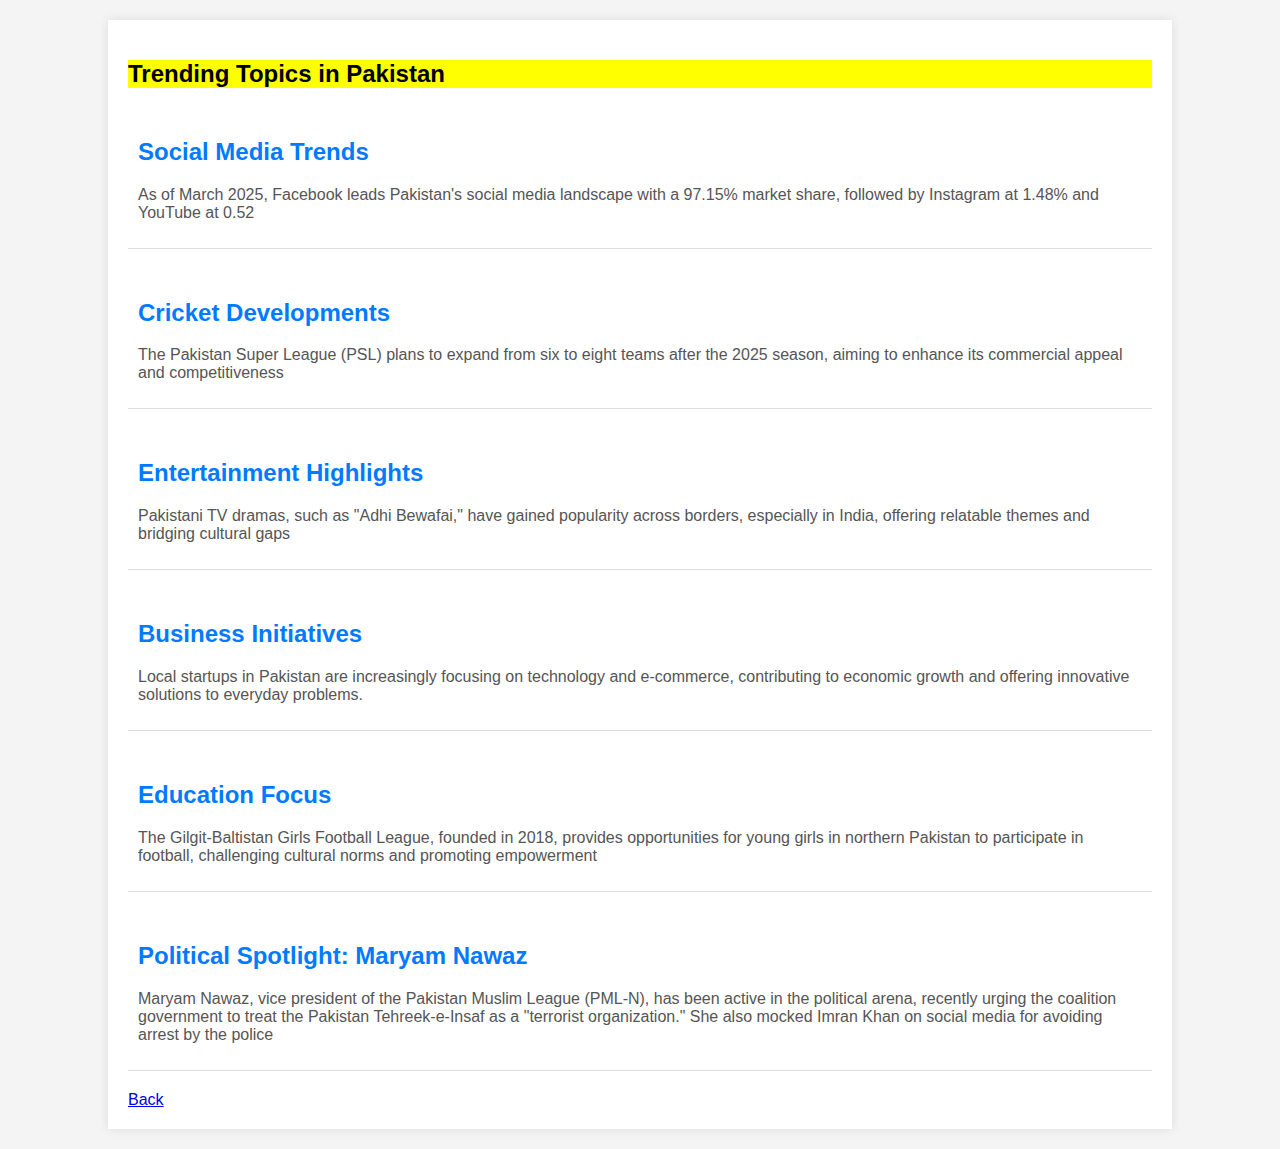
<file: trending.html>
<!DOCTYPE html>
<html lang="en">
<head>
    <meta charset="UTF-8">
    <meta name="viewport" content="width=device-width, initial-scale=1.0">
    <title>Trending Topics in Pakistan</title>
    <style>
        body {
            font-family: Arial, sans-serif;
            background-color: #f4f4f4;
            margin: 0;
            padding: 0;
        }
        .container {
            width: 80%;
            margin: 20px auto;
            background-color: #fff;
            padding: 20px;
            box-shadow: 0 0 10px rgba(0, 0, 0, 0.1);
        }
        h1 {
            text-align: center;
            color: #333;
        }
        .topic {
            margin-bottom: 20px;
            padding: 10px;
            border-bottom: 1px solid #ddd;
        }
        .topic h2 {
            color: #007BFF;
        }
        .topic p {
            color: #555;
        }
        .topic a {
            color: #007BFF;
            text-decoration: none;
        }
        .topic a:hover {
            text-decoration: underline;
        }
    </style>
</head>
<body>
    <div class="container">
        <h2 style="background-color:yellow">Trending Topics in Pakistan</h2>

        <div class="topic">
            <h2>Social Media Trends</h2>
            <p>As of March 2025, Facebook leads Pakistan's social media landscape with a 97.15% market share, followed by Instagram at 1.48% and YouTube at 0.52</p>
        </div>

        <div class="topic">
            <h2>Cricket Developments</h2>
            <p>The Pakistan Super League (PSL) plans to expand from six to eight teams after the 2025 season, aiming to enhance its commercial appeal and competitiveness</p>
        </div>

        <div class="topic">
            <h2>Entertainment Highlights</h2>
            <p>Pakistani TV dramas, such as "Adhi Bewafai," have gained popularity across borders, especially in India, offering relatable themes and bridging cultural gaps</p>
        </div>

        <div class="topic">
            <h2>Business Initiatives</h2>
            <p>Local startups in Pakistan are increasingly focusing on technology and e-commerce, contributing to economic growth and offering innovative solutions to everyday problems.</p>
        </div>

        <div class="topic">
            <h2>Education Focus</h2>
            <p>The Gilgit-Baltistan Girls Football League, founded in 2018, provides opportunities for young girls in northern Pakistan to participate in football, challenging cultural norms and promoting empowerment</p>
        </div>

        <div class="topic">
            <h2>Political Spotlight: Maryam Nawaz</h2>
            <p>Maryam Nawaz, vice president of the Pakistan Muslim League (PML-N), has been active in the political arena, recently urging the coalition government to treat the Pakistan Tehreek-e-Insaf as a "terrorist organization." She also mocked Imran Khan on social media for avoiding arrest by the police</p>
        </div>
                <a href="subpage.html">Back</a></div>

    </div>
</body>
</html>
</file>
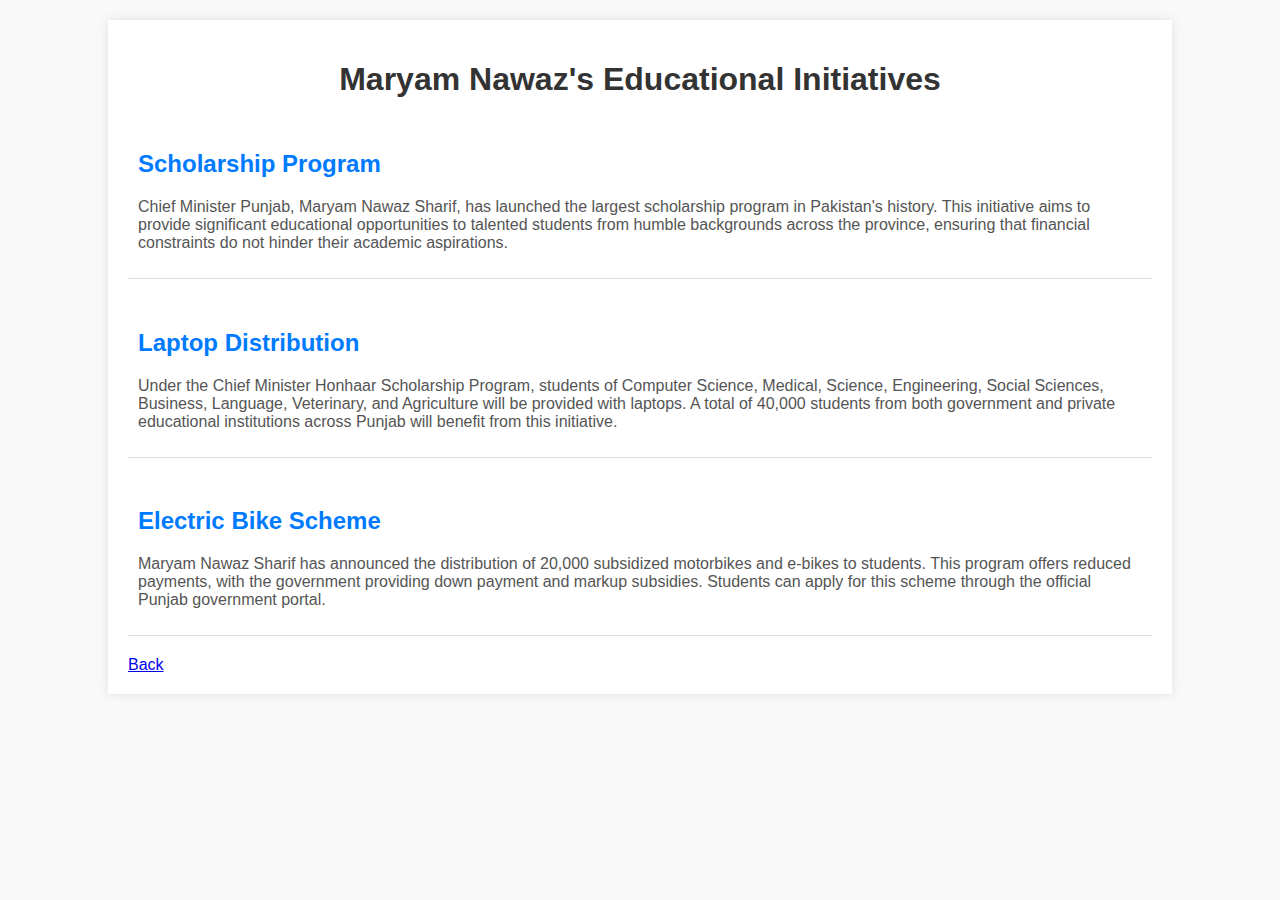
<file: update.html>
<!DOCTYPE html>
<html lang="en">
<head>
    <meta charset="UTF-8">
    <meta name="viewport" content="width=device-width, initial-scale=1.0">
    <title>Maryam Nawaz's Educational Initiatives</title>
    <style>
        body {
            font-family: Arial, sans-serif;
            background-color: #f9f9f9;
            margin: 0;
            padding: 0;
        }
        .container {
            width: 80%;
            margin: 20px auto;
            background-color: #fff;
            padding: 20px;
            box-shadow: 0 0 10px rgba(0, 0, 0, 0.1);
        }
        h1 {
            text-align: center;
            color: #333;
        }
        .initiative {
            margin-bottom: 20px;
            padding: 10px;
            border-bottom: 1px solid #ddd;
        }
        .initiative h2 {
            color: #007BFF;
        }
        .initiative p {
            color: #555;
        }
        .initiative a {
            color: #007BFF;
            text-decoration: none;
        }
        .initiative a:hover {
            text-decoration: underline;
        }
    </style>
</head>
<body>
    <div class="container">
        <h1>Maryam Nawaz's Educational Initiatives</h1>

        <div class="initiative">
            <h2>Scholarship Program</h2>
            <p>Chief Minister Punjab, Maryam Nawaz Sharif, has launched the largest scholarship program in Pakistan's history. This initiative aims to provide significant educational opportunities to talented students from humble backgrounds across the province, ensuring that financial constraints do not hinder their academic aspirations. </p>
        </div>

        <div class="initiative">
            <h2>Laptop Distribution</h2>
            <p>Under the Chief Minister Honhaar Scholarship Program, students of Computer Science, Medical, Science, Engineering, Social Sciences, Business, Language, Veterinary, and Agriculture will be provided with laptops. A total of 40,000 students from both government and private educational institutions across Punjab will benefit from this initiative. </p>
        </div>

        <div class="initiative">
            <h2>Electric Bike Scheme</h2>
            <p>Maryam Nawaz Sharif has announced the distribution of 20,000 subsidized motorbikes and e-bikes to students. This program offers reduced payments, with the government providing down payment and markup subsidies. Students can apply for this scheme through the official Punjab government portal.</p>
        </div>
    <a href="subpage.html">Back</a>
    </div>
</body>
</html>
</file>
